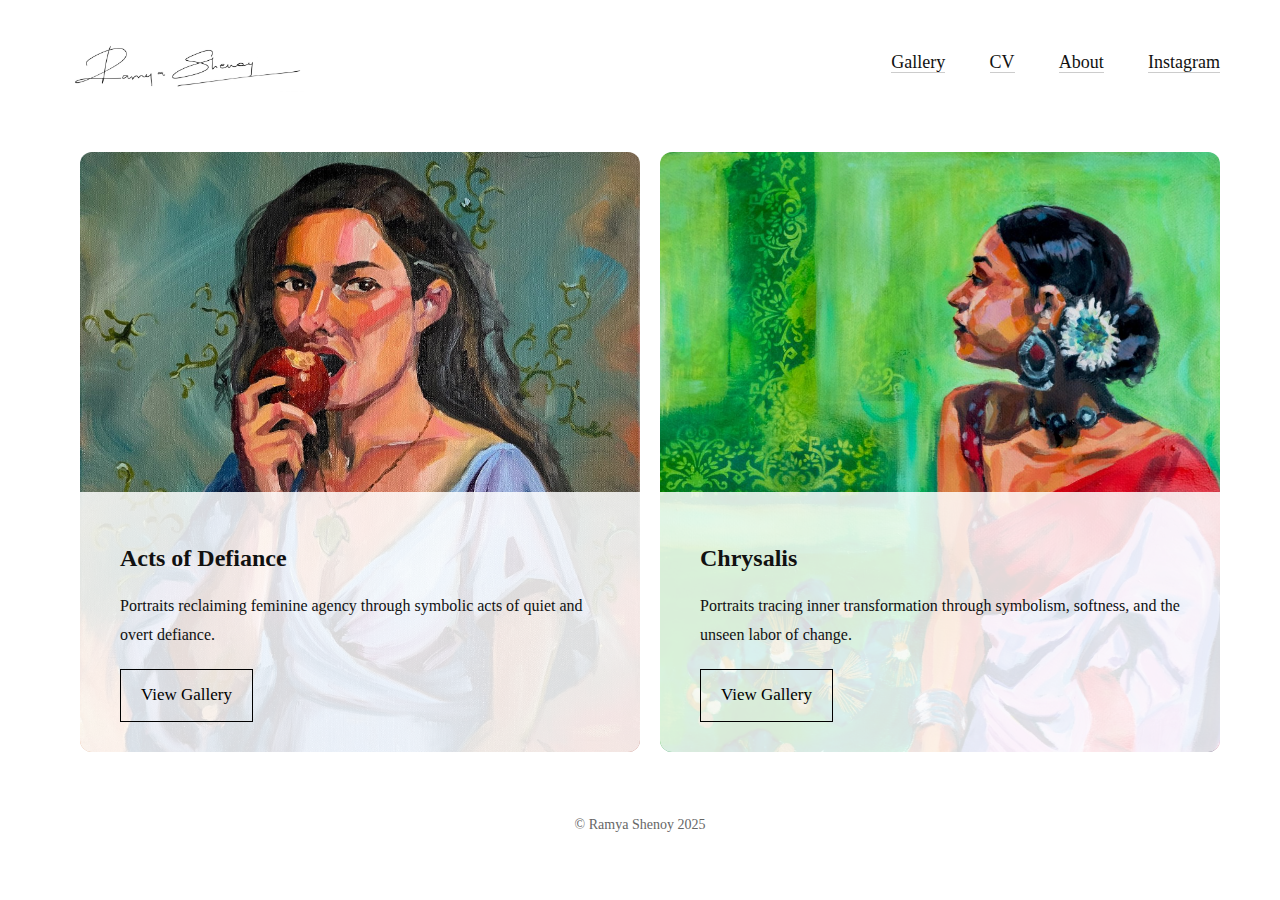
<file: index.html>
<!DOCTYPE html>

<html lang="en">
<head>
<meta charset="utf-8"/>
<title>Ramya Shenoy</title>
<meta http-equiv="Content-Security-Policy" content="upgrade-insecure-requests">

<link href="style.css" rel="stylesheet"/>
</head>
<body>
<nav>
<div class="left">
<img loading="lazy" alt="Ramya Shenoy signature" src="images/signature.jpg" style="height: 60px;"/>
</div>
<div class="right">
<a href="index.html">Gallery</a>
<a href="cv.html">CV</a>
<a href="about.html">About</a>
<a href="https://www.instagram.com/ramyashenoy.art">Instagram</a>
</div>
</nav>


<div class="collections-container">
  <a href="acts-of-defiance.html" style="text-decoration: none; color: inherit;">

  <div class="collection-card" style="background-image: url('images/acts-of-defiance.jpg');">
    <div class="content">
      <h2>Acts of Defiance</h2>
      <p>Portraits reclaiming feminine agency through symbolic acts of quiet and overt defiance.</p>
      <a class="button" href="acts-of-defiance.html">View Gallery</a>
    </div>
  </div>
</a>

  <div class="collection-card" style="background-image: url('images/chrysalis-cover.jpg');">
    <div class="content">
      <h2>Chrysalis</h2>
       <p>Portraits tracing inner transformation through symbolism, softness, and the unseen labor of change.</p>
      <a class="button" href="chrysalis.html">View Gallery</a>
    </div>
  </div>
</div>




</section>

    <footer style="text-align:center; padding: 20px 0; font-size: 14px; color: #666;">
      © Ramya Shenoy 2025
    </footer>
    </body>
</html>
</file>
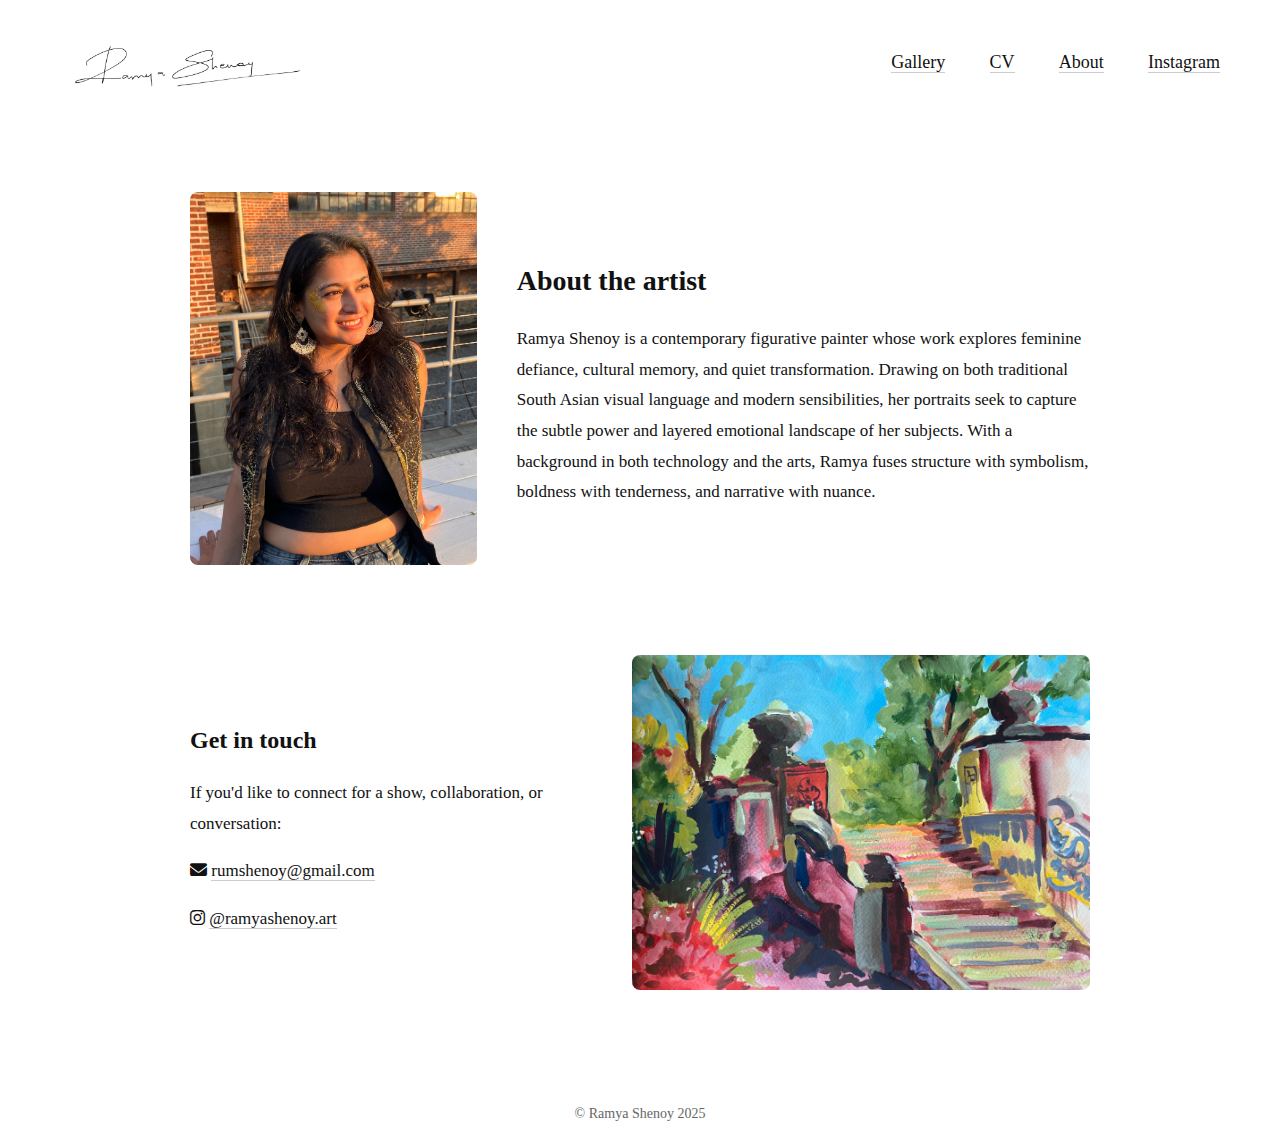
<file: about.html>
<!DOCTYPE html>

<html lang="en">
<head>
<meta charset="utf-8"/>
<title>About - Ramya Shenoy</title>
<link href="style.css" rel="stylesheet"/>
<link rel="stylesheet" href="https://cdnjs.cloudflare.com/ajax/libs/font-awesome/6.5.0/css/all.min.css">

</head>
<body>
<nav>
<div class="left">
<img alt="Ramya Shenoy signature" loading="lazy" src="images/signature.jpg" style="height: 60px;"/>
</div>
<div class="right">
<a href="index.html">Gallery</a>
<a href="cv.html">CV</a>
<a href="about.html">About</a>
<a href="https://www.instagram.com/ramyashenoy.art">Instagram</a>
</div>
</nav>
<main>
  <div style="display: flex; flex-wrap: wrap; gap: 40px; align-items: center;">
<div style="flex: 1;">
<img alt="Ramya Shenoy" src="images/bio.jpg" style="max-width: 100%; border-radius: 8px;"/>
</div>
<div style="flex: 2;">
<h1 style="font-size: 28px; margin-bottom: 24px;">About the artist</h1>
<p>Ramya Shenoy is a contemporary figurative painter whose work explores feminine defiance, cultural memory, and quiet transformation. Drawing on both traditional South Asian visual language and modern sensibilities, her portraits seek to capture the subtle power and layered emotional landscape of her subjects. With a background in both technology and the arts, Ramya fuses structure with symbolism, boldness with tenderness, and narrative with nuance.</p>
</div>
</div>
<section style="margin-top: 80px;">


<section style="margin-top: 80px;">
  <div style="display: flex; flex-wrap: wrap; gap: 60px; align-items: center;">
    <div style="flex: 1; min-width: 280px;">
      <h2 style="font-size: 24px; font-weight: 600;">Get in touch</h2>
      <p>If you'd like to connect for a show, collaboration, or conversation:</p>
      <p><i class="fas fa-envelope"></i> <a href="mailto:rumshenoy@gmail.com">rumshenoy@gmail.com</a></p>
<p><i class="fab fa-instagram"></i> <a href="https://www.instagram.com/ramyashenoy.art">@ramyashenoy.art</a></p>

    </div>
    <div style="flex: 1.2; min-width: 300px;">
      <img src="images/contact-painting.jpg" alt="Painting by Ramya Shenoy" style="width: 100%; border-radius: 8px;">
    </div>
  </div>
</section>


</main>
<footer style="text-align:center; padding: 20px 0; font-size: 14px; color: #666;">
      © Ramya Shenoy 2025
    </footer>
</body>
</html>
</file>
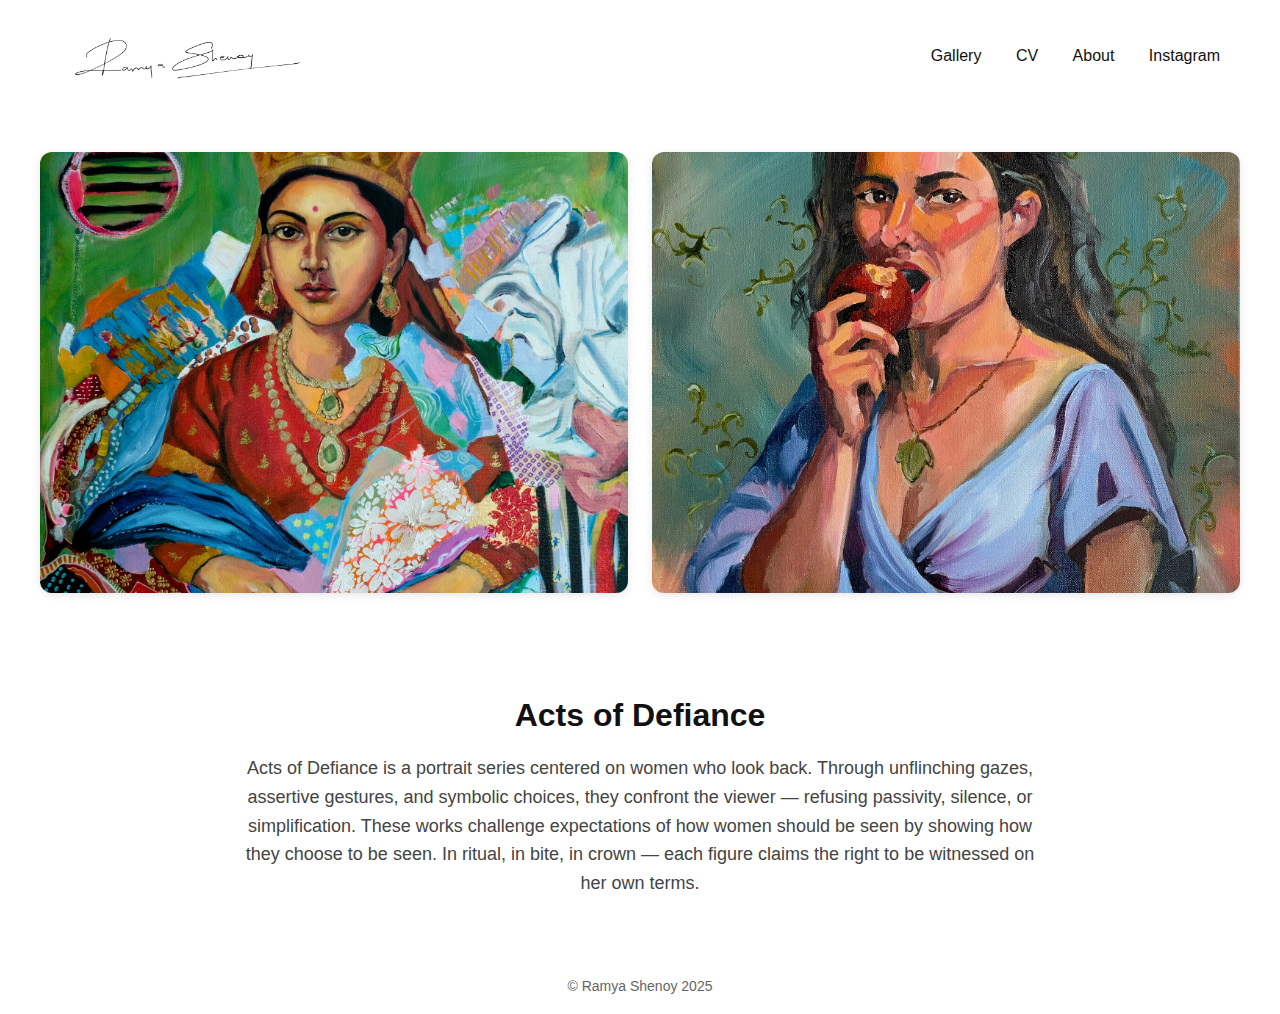
<file: acts-of-defiance.html>
<!DOCTYPE html>

<html lang="en">
<head>
<!-- Google Tag Manager -->
<script>(function(w,d,s,l,i){w[l]=w[l]||[];w[l].push({'gtm.start':
new Date().getTime(),event:'gtm.js'});var f=d.getElementsByTagName(s)[0],
j=d.createElement(s),dl=l!='dataLayer'?'&l='+l:'';j.async=true;j.src=
'https://www.googletagmanager.com/gtm.js?id='+i+dl;f.parentNode.insertBefore(j,f);
})(window,document,'script','dataLayer','GTM-MD4LB9TM');</script>
<!-- End Google Tag Manager -->
    
<meta charset="utf-8"/>
<title>Acts of Defiance Series – Ramya Shenoy</title>
<!-- Fancybox CDN -->
<link href="https://cdn.jsdelivr.net/npm/@fancyapps/ui/dist/fancybox.css" rel="stylesheet"/>
<script src="https://cdn.jsdelivr.net/npm/@fancyapps/ui/dist/fancybox.umd.js"></script>
<style>
    body {
      margin: 0;
      font-family: sans-serif;
      background-color: #fff;
      color: #111;
    }
    nav {
      display: flex;
      justify-content: space-between;
      padding: 24px 60px;
      align-items: center;
    }
    nav .right a {
      margin-left: 30px;
      text-decoration: none;
      color: #111;
      font-weight: 400;
    }
    .gallery {
      display: grid;
      grid-template-columns: repeat(auto-fit, minmax(280px, 1fr));
      gap: 24px;
      padding: 40px;
    }
    .gallery img {
    width: 100%;
    aspect-ratio: 4 / 3;
    object-fit: cover;
    object-position: center;
    border-radius: 12px;
    box-shadow: 0 2px 8px rgba(0,0,0,0.1);
    transition: transform 0.3s ease;
  }
    .gallery img:hover {
      transform: scale(1.03);
    }
    .description {
      max-width: 800px;
      margin: 60px auto;
      padding: 0 20px;
      text-align: center;
    }
    .description h2 {
      font-size: 32px;
      margin-bottom: 20px;
    }
    .description p {
      font-size: 18px;
      line-height: 1.6;
      color: #444;
    }
  </style>
</head>
<body>
<nav>
<div class="left">
<img loading="lazy" alt="Ramya Shenoy signature" src="images/signature.jpg" style="height: 60px;"/>
</div>
<div class="right">
<a href="index.html">Gallery</a>
<a href="cv.html">CV</a>
<a href="about.html">About</a>
<a href="https://www.instagram.com/ramyashenoy.art">Instagram</a>
</div>
</nav>
<div class="gallery">
<a data-caption="Becoming Sovereign&lt;br&gt;&lt;small&gt;Mixed Media on canvas, 20x20 inches, 2025&lt;/small&gt;" data-fancybox="chrysalis" href="images/BecomingSovereign.jpg">
<img loading="lazy" alt="Becoming Sovereign" src="images/BecomingSovereign.jpg"/>
</a>
<a data-caption="I ate the apple and I liked it&lt;br&gt;&lt;small&gt;Mixed Media on canvas, 24x20 inches, 2025&lt;/small&gt;" data-fancybox="chrysalis" href="images/I ate the apple and I liked it.jpg">
<img loading="lazy" alt="I ate the apple and I liked it" src="images/I ate the apple and I liked it.jpg"/>
</a>
</div>
<div class="description">
<h2>Acts of Defiance</h2>
<p>

  Acts of Defiance is a portrait series centered on women who look back. Through unflinching gazes, assertive gestures, and symbolic choices, they confront the viewer — refusing passivity, silence, or simplification. These works challenge expectations of how women should be seen by showing how they choose to be seen. In ritual, in bite, in crown — each figure claims the right to be witnessed on her own terms.
    </p>
</div>

    <footer style="text-align:center; padding: 20px 0; font-size: 14px; color: #666;">
      © Ramya Shenoy 2025
    </footer>
    </body>
</html>
</file>
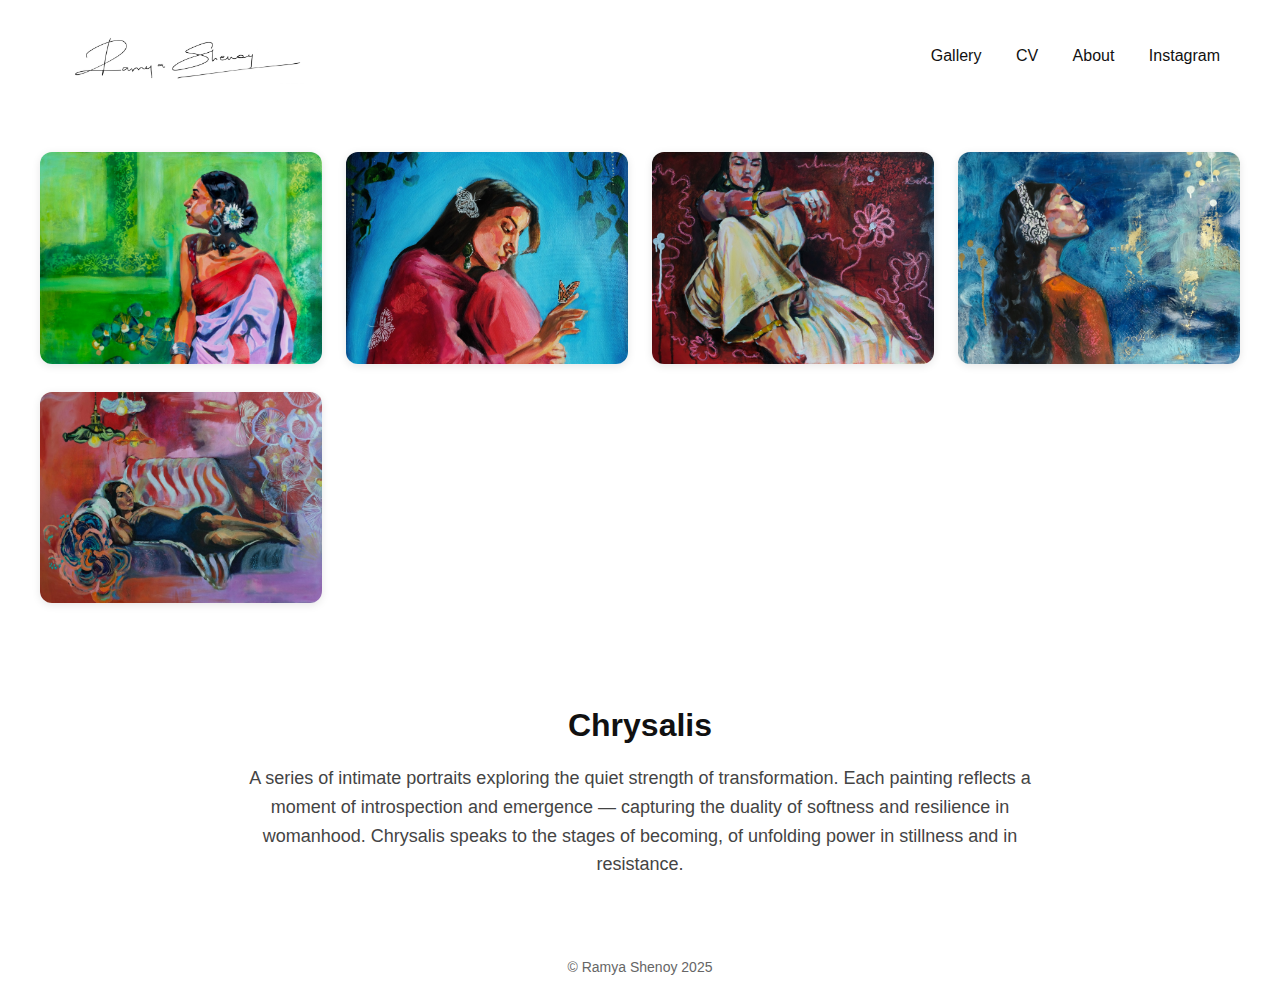
<file: chrysalis.html>
<!DOCTYPE html>

<html lang="en">
<head>
<!-- Google Tag Manager -->
<script>(function(w,d,s,l,i){w[l]=w[l]||[];w[l].push({'gtm.start':
new Date().getTime(),event:'gtm.js'});var f=d.getElementsByTagName(s)[0],
j=d.createElement(s),dl=l!='dataLayer'?'&l='+l:'';j.async=true;j.src=
'https://www.googletagmanager.com/gtm.js?id='+i+dl;f.parentNode.insertBefore(j,f);
})(window,document,'script','dataLayer','GTM-MD4LB9TM');</script>
<!-- End Google Tag Manager -->
    
<meta charset="utf-8"/>
<title>Chrysalis Series – Ramya Shenoy</title>
<!-- Fancybox CDN -->
<link href="https://cdn.jsdelivr.net/npm/@fancyapps/ui/dist/fancybox.css" rel="stylesheet"/>
<script src="https://cdn.jsdelivr.net/npm/@fancyapps/ui/dist/fancybox.umd.js"></script>
<style>
    body {
      margin: 0;
      font-family: sans-serif;
      background-color: #fff;
      color: #111;
    }
    nav {
      display: flex;
      justify-content: space-between;
      padding: 24px 60px;
      align-items: center;
    }
    nav .right a {
      margin-left: 30px;
      text-decoration: none;
      color: #111;
      font-weight: 400;
    }
    .gallery {
      display: grid;
      grid-template-columns: repeat(auto-fit, minmax(280px, 1fr));
      gap: 24px;
      padding: 40px;
    }
    .gallery img {
    width: 100%;
    aspect-ratio: 4 / 3;
    object-fit: cover;
    object-position: center;
    border-radius: 12px;
    box-shadow: 0 2px 8px rgba(0,0,0,0.1);
    transition: transform 0.3s ease;
  }
    .gallery img:hover {
      transform: scale(1.03);
    }
    .description {
      max-width: 800px;
      margin: 60px auto;
      padding: 0 20px;
      text-align: center;
    }
    .description h2 {
      font-size: 32px;
      margin-bottom: 20px;
    }
    .description p {
      font-size: 18px;
      line-height: 1.6;
      color: #444;
    }
  </style>
</head>
<body>
<nav>
<div class="left">
<img loading="lazy" alt="Ramya Shenoy signature" src="images/signature.jpg" style="height: 60px;"/>
</div>
<div class="right">
<a href="index.html">Gallery</a>
<a href="cv.html">CV</a>
<a href="about.html">About</a>
<a href="https://www.instagram.com/ramyashenoy.art">Instagram</a>
</div>
</nav>
<div class="gallery">
<a data-caption="She Who Knows Silence&lt;br&gt;&lt;small&gt;Mixed media on paper, 22x30 inches, 2024&lt;/small&gt;" data-fancybox="chrysalis" href="images/she-who-knows-silence.jpg">
<img loading="lazy" alt="She Who Knows Silence" src="images/she-who-knows-silence.jpg"/>
</a>
<a data-caption="She Who Withholds Light&lt;br&gt;&lt;small&gt;Mixed media on paper, 22x30 inches, 2024&lt;/small&gt;" data-fancybox="chrysalis" href="images/she-who-withholds-light.jpg">
<img loading="lazy" alt="She Who Withholds Light" src="images/she-who-withholds-light.jpg"/>
</a>
<a data-caption="Recline in Resistance&lt;br&gt;&lt;small&gt;Mixed media on paper, 22x30 inches, 2024&lt;/small&gt;" data-fancybox="chrysalis" href="images/recline-in-resistance.jpg">
<img loading="lazy" alt="Recline in Resistance" src="images/recline-in-resistance.jpg"/>
</a>
<a data-caption="The Listening Moment&lt;br&gt;&lt;small&gt;Mixed media on paper, 22x30 inches, 2024&lt;/small&gt;" data-fancybox="chrysalis" href="images/the-listening-moment.jpg">
<img loading="lazy" alt="The Listening Moment" src="images/the-listening-moment.jpg"/>
</a>

<a data-caption="She Sleeps In Color&lt;br&gt;&lt;small&gt;Mixed media on canvas, 40x30 inches, 2025&lt;/small&gt;" data-fancybox="chrysalis" href="images/she-sleeps-in-color.jpg">
<img loading="lazy" alt="She Sleeps In Color" src="images/she-sleeps-in-color.jpg"/>
</a>
</div>
<div class="description">
<h2>Chrysalis</h2>
<p>
      A series of intimate portraits exploring the quiet strength of transformation. Each painting reflects a moment of introspection and emergence — capturing the duality of softness and resilience in womanhood. Chrysalis speaks to the stages of becoming, of unfolding power in stillness and in resistance.
    </p>
</div>

    <footer style="text-align:center; padding: 20px 0; font-size: 14px; color: #666;">
      © Ramya Shenoy 2025
    </footer>
    </body>
</html>
</file>
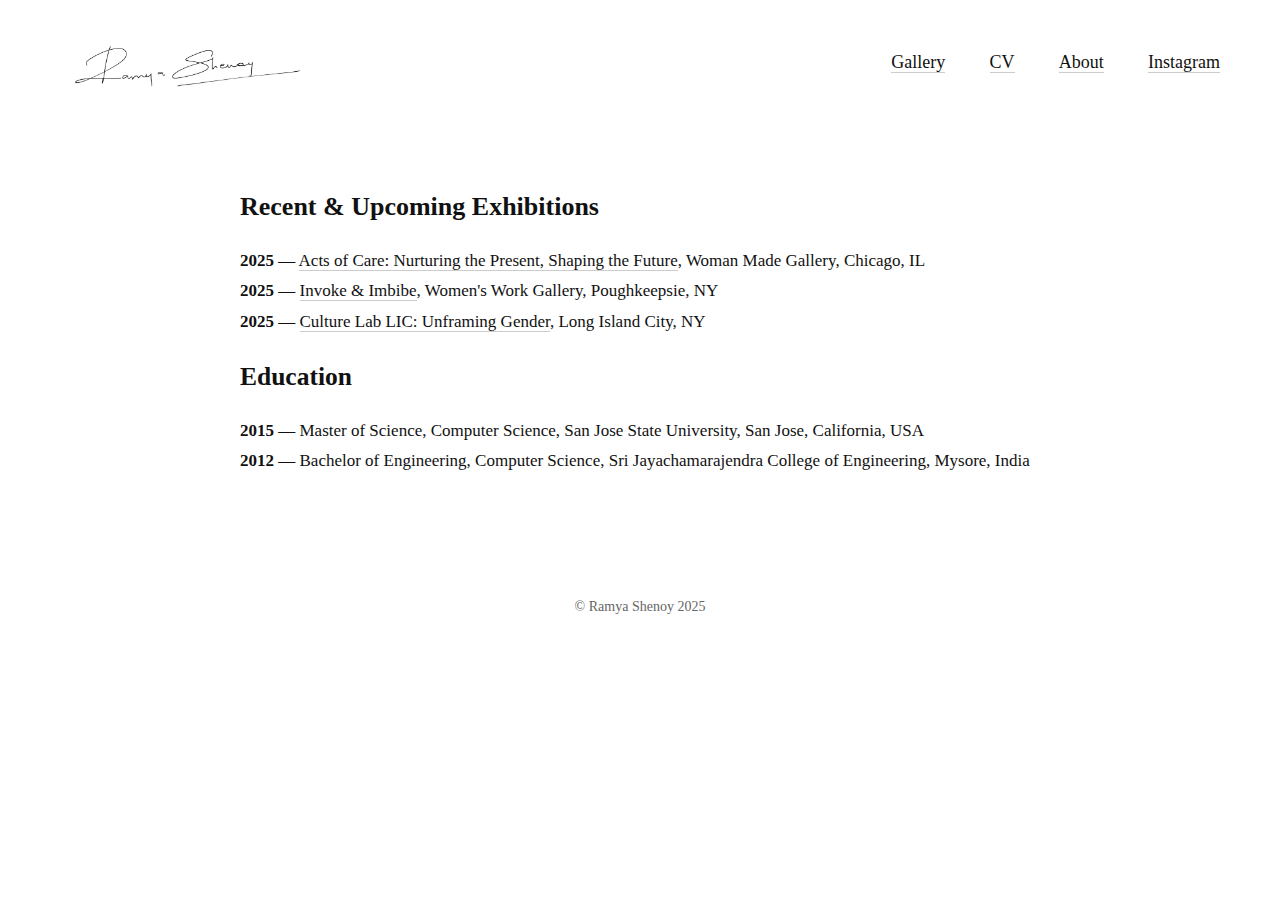
<file: cv.html>
<!DOCTYPE html>
<html lang="en">
<head>
<!-- Google Tag Manager -->
<script>(function(w,d,s,l,i){w[l]=w[l]||[];w[l].push({'gtm.start':
new Date().getTime(),event:'gtm.js'});var f=d.getElementsByTagName(s)[0],
j=d.createElement(s),dl=l!='dataLayer'?'&l='+l:'';j.async=true;j.src=
'https://www.googletagmanager.com/gtm.js?id='+i+dl;f.parentNode.insertBefore(j,f);
})(window,document,'script','dataLayer','GTM-MD4LB9TM');</script>
<!-- End Google Tag Manager -->

<meta charset="utf-8"/>
<title>CV - Ramya Shenoy</title>
<link href="style.css" rel="stylesheet"/>
</head>

<body>
<nav>
  <div class="left">
    <img loading="lazy" alt="Ramya Shenoy signature" src="images/signature.jpg" style="height: 60px;"/>
  </div>
  <div class="right">
    <a href="index.html">Gallery</a>
    <a href="cv.html">CV</a>
    <a href="about.html">About</a>
    <a href="https://www.instagram.com/ramyashenoy.art" target="_blank">Instagram</a>
  </div>
</nav>

<main style="padding: 60px; max-width: 800px; margin: auto;">
  <h1>Recent &amp; Upcoming Exhibitions</h1>
  <ul>
    <li>
      <strong>2025</strong> — 
      <a href="https://womanmade.org/product-category/acts-of-care-nurturing-the-present-shaping-the-future/" target="_blank">Acts of Care: Nurturing the Present, Shaping the Future</a>, Woman Made Gallery, Chicago, IL
    </li>
    <li>
      <strong>2025</strong> — 
      <a href="https://womenswork.art/upcoming-exhibits/" target="_blank">Invoke & Imbibe</a>, Women's Work Gallery, Poughkeepsie, NY
    </li>
    <li>
      <strong>2025</strong> — 
      <a href="https://www.culturelablic.org/unframing-gender" target="_blank">Culture Lab LIC: Unframing Gender</a>, Long Island City, NY
    </li>
  </ul>

  <h2>Education</h2>
  <ul>
    <li>
      <strong>2015</strong> — Master of Science, Computer Science, San Jose State University, San Jose, California, USA
    </li>
    <li>
      <strong>2012</strong> — Bachelor of Engineering, Computer Science, Sri Jayachamarajendra College of Engineering, Mysore, India
    </li>
  </ul>
</main>

<footer class="site-footer">
  © Ramya Shenoy 2025
</footer>
</body>
</html>
</file>
<file: style.css>
html, body { margin: 0; padding: 0; height: 100%; width: 100%; }

/* Use Lora for a refined yet warm serif style */
@import url('https://fonts.googleapis.com/css2?family=Lora:wght@400;500;700&display=swap');
/* Font Awesome-like fallback for styled icons */
@import url('https://cdnjs.cloudflare.com/ajax/libs/font-awesome/6.0.0-beta3/css/all.min.css');

body {
  font-family: -apple-system, BlinkMacSystemFont, 'Segoe UI', Roboto, Helvetica, Arial, sans-serif;
  margin: 0;
  padding: 0;
  color: #111;
  background: #fff;
  font-size: 16px;
  line-height: 1.6;
}
nav {
  display: flex;
  justify-content: space-between;
  align-items: center;
  padding: 32px 60px 20px;
}
nav a {
  text-decoration: none;
  color: #111;
  margin-left: 30px;
  font-weight: 400;
}


nav .left img {
  height: 40px;
  display: block;
}

nav .right a {
  margin-left: 40px;
  text-decoration: none;
  color: #111;
  font-size: 18px;
  font-weight: 500;
}

main {
  max-width: 800px;
  margin: 60px auto;
  padding: 0 20px;
}
h1 {
  font-size: 26px;
  font-weight: 500;
  margin-bottom: 20px;
}
.gallery-cover {
  display: block;
  margin-bottom: 40px;
}
.gallery-cover img {
  width: 100%;
  max-width: 800px;
  border: none;
}
ul {
  padding-left: 20px;
}.collections-grid {
  display: flex;
  flex-wrap: wrap;
  gap: 40px;
  justify-content: center;
  padding: 40px 20px;
}

.collection {
  width: 45%;
  min-width: 300px;
  background: #fff;
  border-radius: 12px;
  overflow: hidden;
  box-shadow: 0 4px 12px rgba(0,0,0,0.1);
  display: flex;
  flex-direction: column;
  transition: transform 0.3s ease;
}

.collection:hover {
  transform: translateY(-4px);
}

.image {
  height: 400px;
  background-size: cover;
  background-position: center;
}

.text-overlay {
  padding: 20px;
  background: #fff;
}

.text-overlay h2 {
  margin: 0 0 10px;
  font-size: 1.5rem;
  font-weight: 600;
}

.text-overlay p {
  font-size: 1rem;
  line-height: 1.5;
  margin: 0 0 15px;
}

.button {
  display: inline-block;
  padding: 10px 18px;
  border: 1px solid #000;
  background-color: #fff;
  color: #000;
  text-decoration: none;
  font-weight: 500;
  transition: all 0.3s ease;
}

.button:hover {
  background-color: #000;
  color: #fff;
}

/* Mobile Responsive */
@media (max-width: 768px) {
  .collections-grid {
    flex-direction: column;
    padding: 20px 10px;
  }

  .collection {
    width: 100%;
  }

  .image {
    height: 300px;
  }
}


.collections-container {
  display: flex;
  gap: 20px;
  padding: 40px 60px;
  flex-wrap: wrap;
}

.collection-card {
  flex: 1 1 48%;
  height: 600px; /* Taller container */
  background-size: cover;
  background-position: center;
  position: relative;
  border-radius: 12px;
  overflow: hidden;
}

.collection-card .content {
  position: absolute;
  bottom: 0;
  left: 0;
  padding: 30px;
  background: rgba(255, 255, 255, 0.85);
  max-width: 90%;
}

.collection-card h2 {
  font-size: 24px;
  margin-bottom: 10px;
}

.collection-card p {
  font-size: 16px;
  margin-bottom: 20px;
}

.collection-card .button {
  border: 1px solid #000;
  background: none;
  padding: 10px 20px;
  text-decoration: none;
  color: #000;
  font-weight: 500;
}

@media (max-width: 768px) {
  .collections-container {
    flex-direction: column;
    padding: 20px;
  }

  .collection-card {
    height: 400px;
    flex: 1 1 100%;
  }

  .collection-card .content {
    padding: 20px;
  }
}


/* Fix: Make content box span full width and responsive visibility */
.collection-card .content {
  position: absolute;
  bottom: 0;
  left: 0;
  right: 0;
  padding: 30px 40px;
  background: rgba(255, 255, 255, 0.85);
}

@media (max-width: 768px) {
  .collections-container {
    flex-direction: column;
    padding: 20px;
  }

  .collection-card {
    height: auto;
    flex: 1 1 100%;
  }

  .collection-card .content {
    position: relative;
    padding: 20px;
  }
}


/* Menu font styling */
nav a {
  font-family: 'Playfair Display', serif;
  font-weight: 600;
  font-size: 17px;
}

/* Remove bullets on CV page */
ul {
  list-style-type: none;
  padding-left: 0;
}


/* Global body font */
body {
  font-family: 'Playfair Display', serif;
  color: #111;
  font-size: 17px;
  line-height: 1.8;
}

/* Main content padding */
main {
  padding: 80px 60px;
  max-width: 900px;
  margin: auto;
}

/* Footer consistency */
footer {
  text-align: center;
  padding: 40px 0;
  font-size: 14px;
  color: #666;
}

/* Heading consistency */
h1, h2 {
  font-weight: 600;
  font-family: 'Playfair Display', serif;
  line-height: 1.4;
}


/* Consistent footer style */
.site-footer {
  text-align: center;
  padding: 40px 0;
  font-size: 14px;
  color: #666;
}

/* Ensure consistent paragraph styling in About and CV */
main p {
  font-family: 'Playfair Display', serif;
  font-size: 17px;
  line-height: 1.8;
  color: #111;
}



body, main p, nav a, footer, h1, h2 {
  font-family: 'Merriweather', serif;
  color: #111;
}

/* Adjust font sizing for readability */
body {
  font-size: 17px;
  line-height: 1.8;
}

h1, h2 {
  font-weight: 700;
  line-height: 1.4;
}

nav a {
  font-size: 17px;
  font-weight: 500;
}




body, main p, nav a, footer, h1, h2 {
  font-family: 'Lora', serif;
  color: #111;
}

/* Body and heading adjustments */
body {
  font-size: 17px;
  line-height: 1.8;
}

h1, h2 {
  font-weight: 700;
  line-height: 1.4;
}

nav a {
  font-size: 17px;
  font-weight: 500;
}


/* Global link styling */
a {
  font-family: 'Lora', serif;
  color: #111;
  text-decoration: none;
  border-bottom: 1px solid #ccc;
  transition: color 0.3s, border-color 0.3s;
}

a:hover {
  color: #555;
  border-color: #999;
}




a {
  font-family: 'Lora', serif;
  color: #111;
  text-decoration: none;
  border-bottom: 1px solid #ccc;
  transition: color 0.3s, border-color 0.3s;
}

a:hover {
  color: #555;
  border-color: #999;
}


.gallery-link {
  text-decoration: none;
  display: block;
}

.gallery-cover {
  transition: transform 0.3s ease, box-shadow 0.3s ease;
}

.gallery-cover:hover {
  transform: scale(1.02);
  box-shadow: 0 6px 20px rgba(0, 0, 0, 0.15);
  cursor: pointer;
}
</file>
